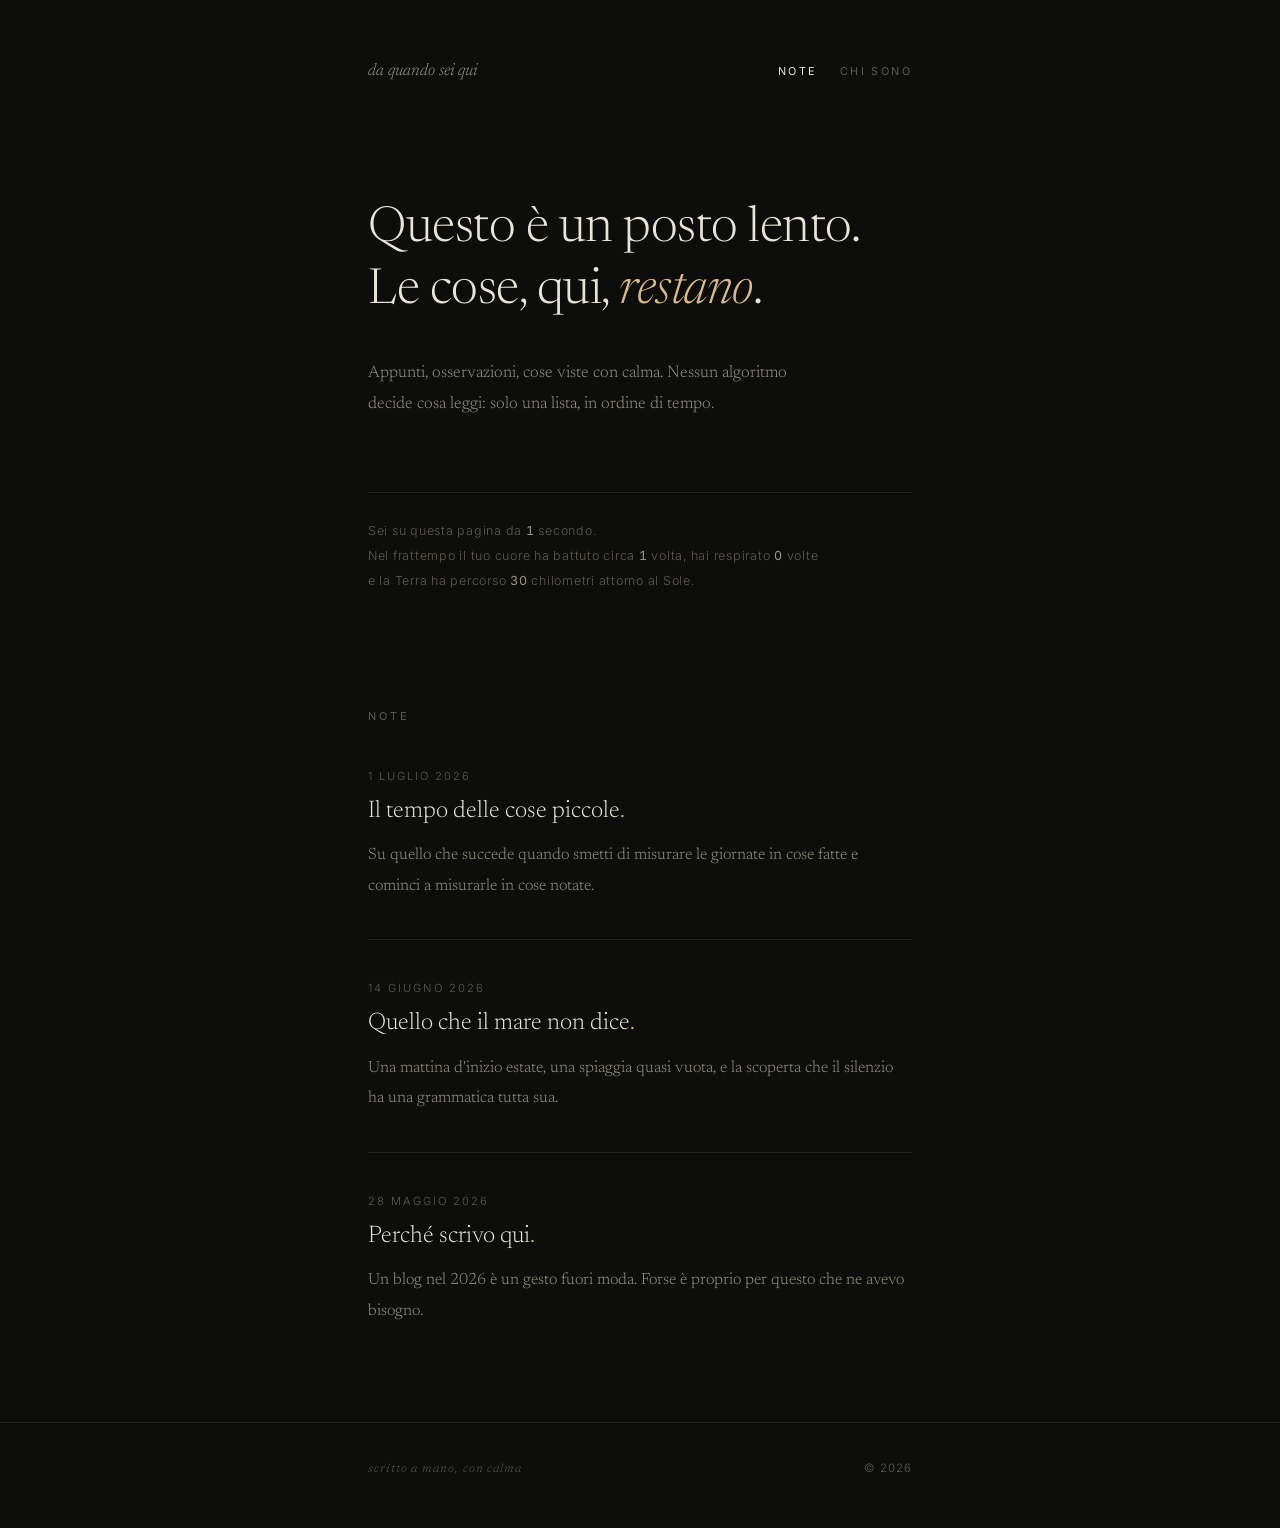
<file: index.html>
<!DOCTYPE html>
<html lang="it">
<head>
  <meta charset="utf-8">
  <meta name="viewport" content="width=device-width, initial-scale=1">
  <title>da quando sei qui — un blog personale</title>
  <meta name="description" content="Un blog personale di note lente: appunti, osservazioni e cose viste con calma.">
  <link rel="preconnect" href="https://fonts.googleapis.com">
  <link rel="preconnect" href="https://fonts.gstatic.com" crossorigin>
  <link href="https://fonts.googleapis.com/css2?family=Inter:wght@400&family=Newsreader:ital,opsz,wght@0,6..72,300;0,6..72,400;1,6..72,300;1,6..72,400&display=swap" rel="stylesheet">
  <link rel="stylesheet" href="css/style.css">
  <link rel="icon" href="data:image/svg+xml,<svg xmlns='http://www.w3.org/2000/svg' viewBox='0 0 16 16'><circle cx='8' cy='8' r='3' fill='%23d9b98c'/></svg>">
</head>
<body>
  <div class="page">

    <header class="site">
      <a class="wordmark" href="index.html">da quando sei qui</a>
      <nav class="site">
        <a href="index.html" aria-current="page">note</a>
        <a href="chi-sono.html">chi sono</a>
      </nav>
    </header>

    <section class="hero">
      <h1 class="appari">Questo è un posto lento.<br>Le cose, qui, <em>restano</em>.</h1>
      <p class="sotto appari">Appunti, osservazioni, cose viste con calma. Nessun algoritmo decide cosa leggi: solo una lista, in ordine di tempo.</p>
      <p class="presenza appari" id="presenza" aria-live="off">Sei appena arrivato.</p>
    </section>

    <section class="indice">
      <h2 class="appari">Note</h2>
      <ol>
        <li class="appari">
          <time datetime="2026-07-01">1 luglio 2026</time>
          <a class="titolo" href="posts/il-tempo-delle-cose-piccole.html">Il tempo delle cose piccole</a>
          <p class="estratto">Su quello che succede quando smetti di misurare le giornate in cose fatte e cominci a misurarle in cose notate.</p>
        </li>
        <li class="appari">
          <time datetime="2026-06-14">14 giugno 2026</time>
          <a class="titolo" href="posts/quello-che-il-mare-non-dice.html">Quello che il mare non dice</a>
          <p class="estratto">Una mattina d'inizio estate, una spiaggia quasi vuota, e la scoperta che il silenzio ha una grammatica tutta sua.</p>
        </li>
        <li class="appari">
          <time datetime="2026-05-28">28 maggio 2026</time>
          <a class="titolo" href="posts/perche-scrivo-qui.html">Perché scrivo qui</a>
          <p class="estratto">Un blog nel 2026 è un gesto fuori moda. Forse è proprio per questo che ne avevo bisogno.</p>
        </li>
      </ol>
    </section>

  </div>

  <footer class="site">
    <div class="page">
      <span><em>scritto a mano, con calma</em></span>
      <span>© 2026</span>
    </div>
  </footer>

  <script src="js/main.js"></script>
</body>
</html>
</file>
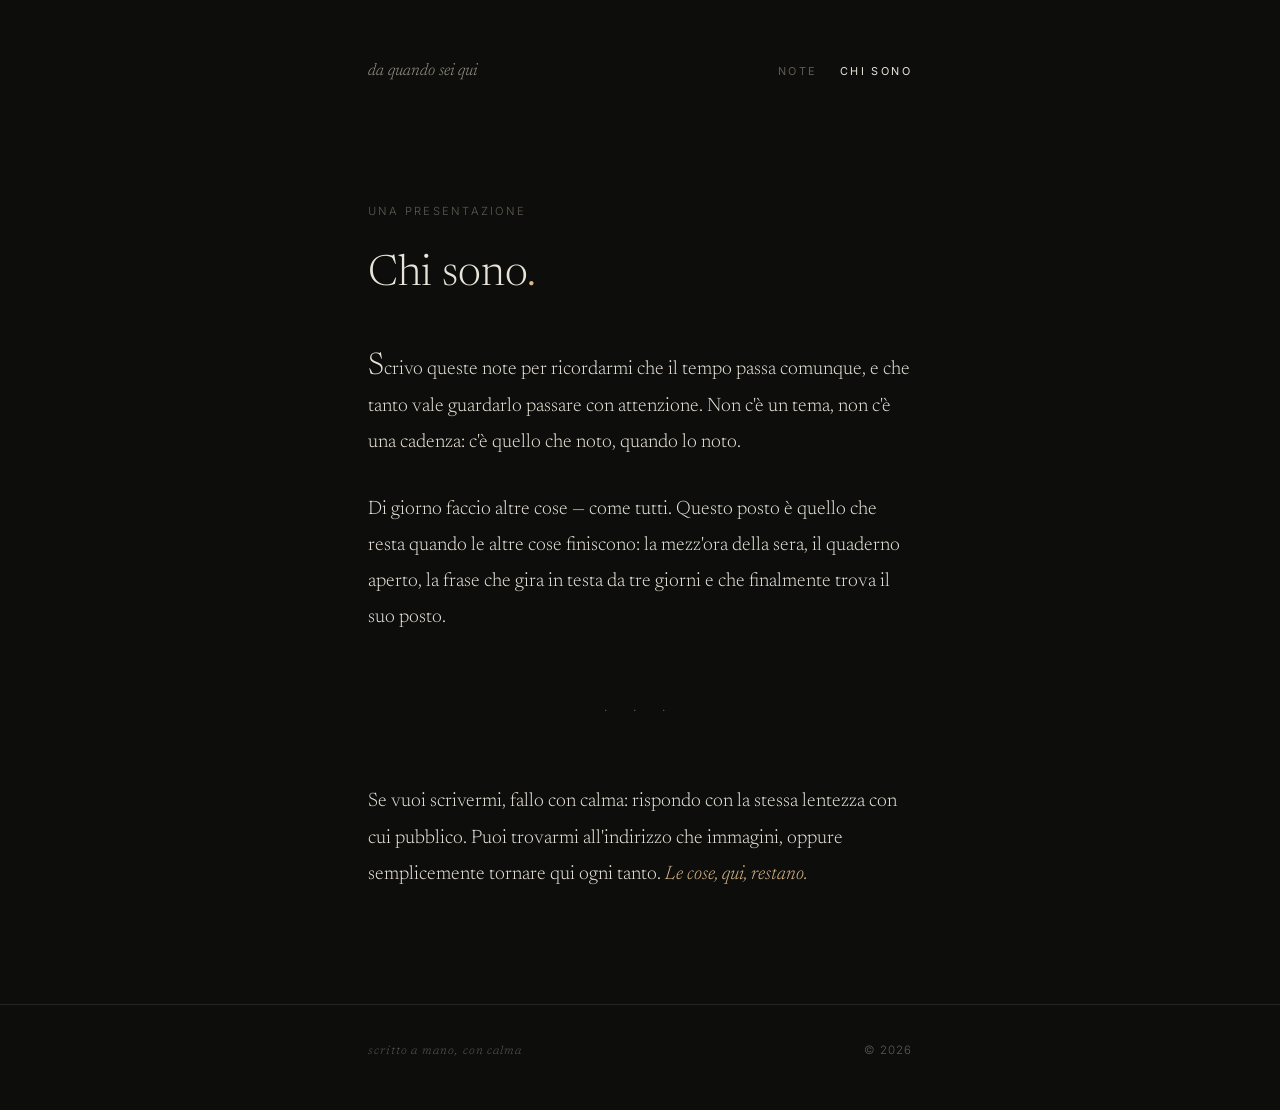
<file: chi-sono.html>
<!DOCTYPE html>
<html lang="it">
<head>
  <meta charset="utf-8">
  <meta name="viewport" content="width=device-width, initial-scale=1">
  <title>chi sono — da quando sei qui</title>
  <meta name="description" content="Chi scrive queste note, e perché.">
  <link rel="preconnect" href="https://fonts.googleapis.com">
  <link rel="preconnect" href="https://fonts.gstatic.com" crossorigin>
  <link href="https://fonts.googleapis.com/css2?family=Inter:wght@400&family=Newsreader:ital,opsz,wght@0,6..72,300;0,6..72,400;1,6..72,300;1,6..72,400&display=swap" rel="stylesheet">
  <link rel="stylesheet" href="css/style.css">
  <link rel="icon" href="data:image/svg+xml,<svg xmlns='http://www.w3.org/2000/svg' viewBox='0 0 16 16'><circle cx='8' cy='8' r='3' fill='%23d9b98c'/></svg>">
</head>
<body>
  <div class="page">

    <header class="site">
      <a class="wordmark" href="index.html">da quando sei qui</a>
      <nav class="site">
        <a href="index.html">note</a>
        <a href="chi-sono.html" aria-current="page">chi sono</a>
      </nav>
    </header>

    <article class="post">
      <p class="meta appari">una presentazione</p>
      <h1 class="appari">Chi sono</h1>

      <p class="capoverso appari">Scrivo queste note per ricordarmi che il tempo passa comunque, e che tanto vale guardarlo passare con attenzione. Non c'è un tema, non c'è una cadenza: c'è quello che noto, quando lo noto.</p>

      <p class="appari">Di giorno faccio altre cose — come tutti. Questo posto è quello che resta quando le altre cose finiscono: la mezz'ora della sera, il quaderno aperto, la frase che gira in testa da tre giorni e che finalmente trova il suo posto.</p>

      <hr class="appari">

      <p class="appari">Se vuoi scrivermi, fallo con calma: rispondo con la stessa lentezza con cui pubblico. Puoi trovarmi all'indirizzo che immagini, oppure semplicemente tornare qui ogni tanto. <em>Le cose, qui, restano.</em></p>
    </article>

  </div>

  <footer class="site">
    <div class="page">
      <span><em>scritto a mano, con calma</em></span>
      <span>© 2026</span>
    </div>
  </footer>

  <script src="js/main.js"></script>
</body>
</html>
</file>
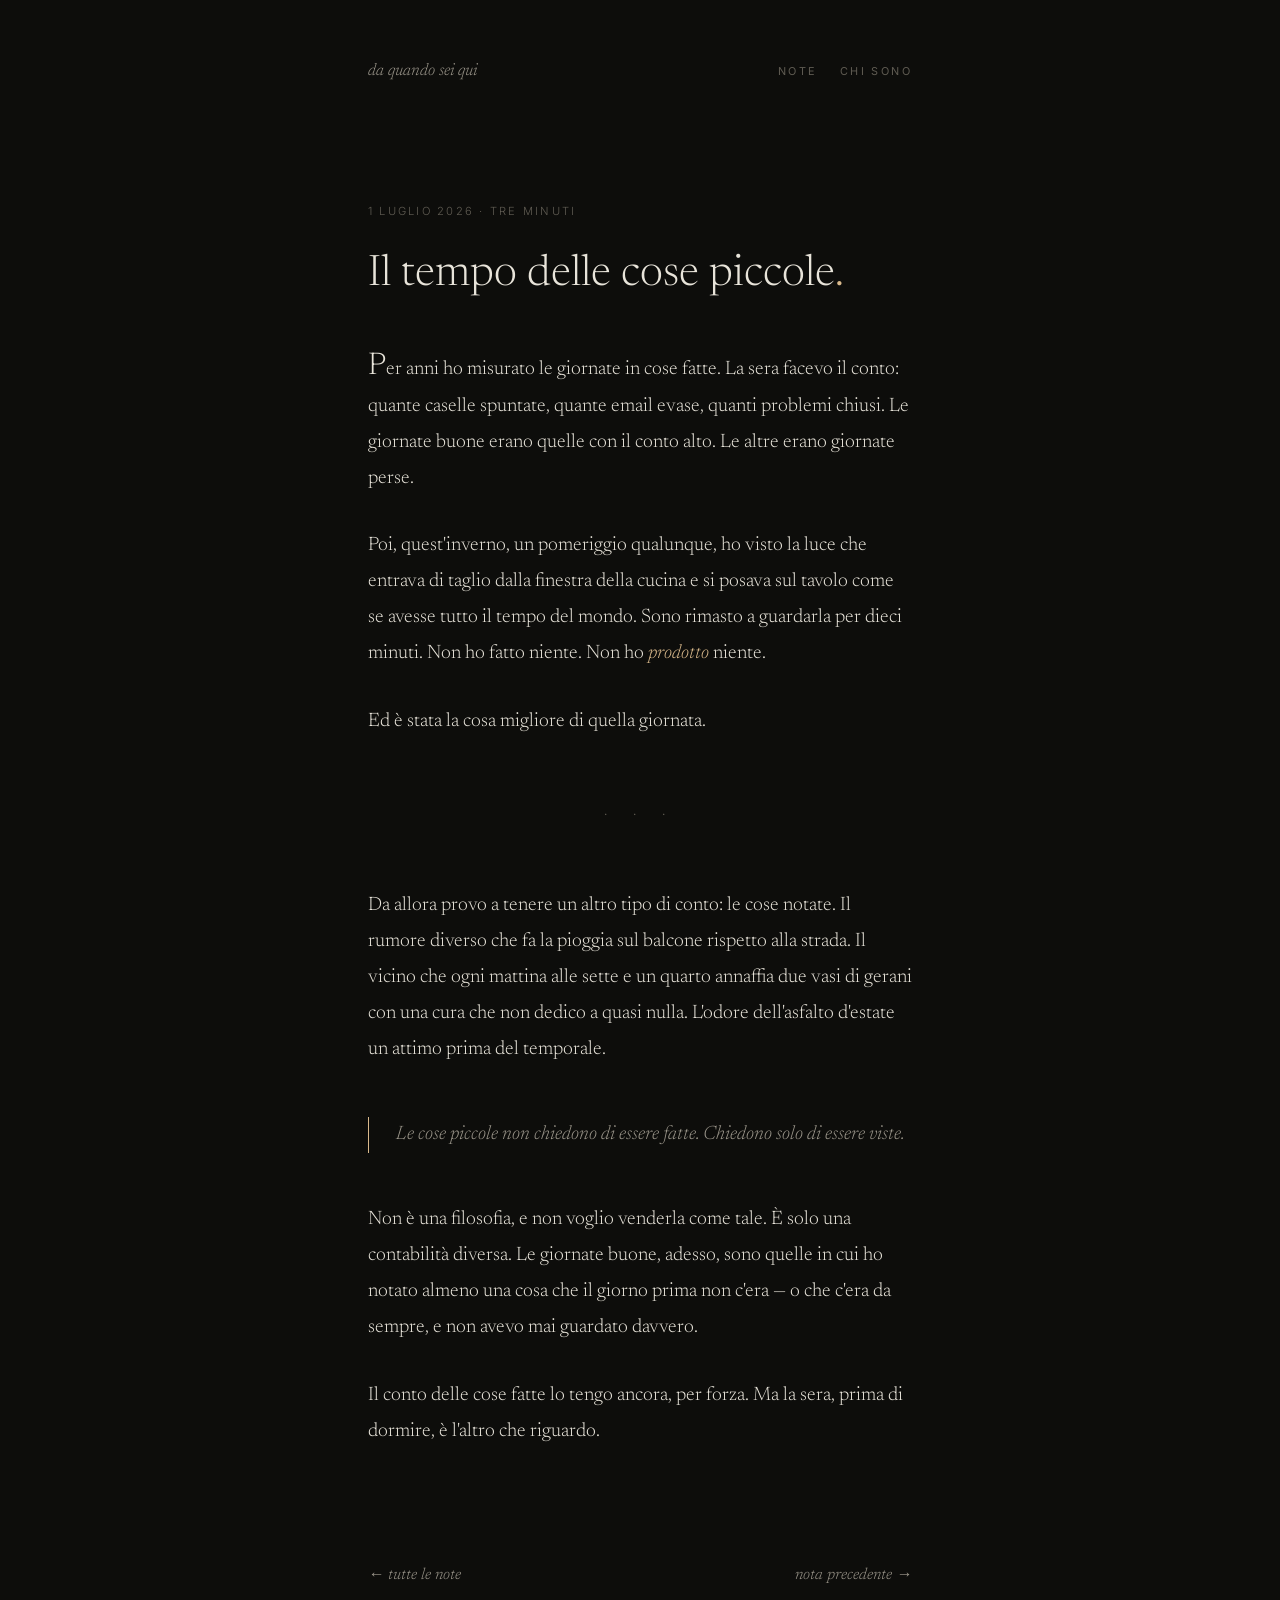
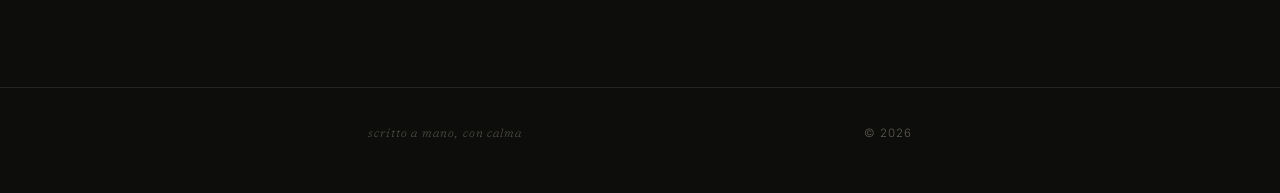
<file: posts/il-tempo-delle-cose-piccole.html>
<!DOCTYPE html>
<html lang="it">
<head>
  <meta charset="utf-8">
  <meta name="viewport" content="width=device-width, initial-scale=1">
  <title>Il tempo delle cose piccole — da quando sei qui</title>
  <meta name="description" content="Su quello che succede quando smetti di misurare le giornate in cose fatte e cominci a misurarle in cose notate.">
  <link rel="preconnect" href="https://fonts.googleapis.com">
  <link rel="preconnect" href="https://fonts.gstatic.com" crossorigin>
  <link href="https://fonts.googleapis.com/css2?family=Inter:wght@400&family=Newsreader:ital,opsz,wght@0,6..72,300;0,6..72,400;1,6..72,300;1,6..72,400&display=swap" rel="stylesheet">
  <link rel="stylesheet" href="../css/style.css">
  <link rel="icon" href="data:image/svg+xml,<svg xmlns='http://www.w3.org/2000/svg' viewBox='0 0 16 16'><circle cx='8' cy='8' r='3' fill='%23d9b98c'/></svg>">
</head>
<body>
  <div class="page">

    <header class="site">
      <a class="wordmark" href="../index.html">da quando sei qui</a>
      <nav class="site">
        <a href="../index.html">note</a>
        <a href="../chi-sono.html">chi sono</a>
      </nav>
    </header>

    <article class="post">
      <p class="meta appari"><time datetime="2026-07-01">1 luglio 2026</time> · tre minuti</p>
      <h1 class="appari">Il tempo delle cose piccole</h1>

      <p class="capoverso appari">Per anni ho misurato le giornate in cose fatte. La sera facevo il conto: quante caselle spuntate, quante email evase, quanti problemi chiusi. Le giornate buone erano quelle con il conto alto. Le altre erano giornate perse.</p>

      <p class="appari">Poi, quest'inverno, un pomeriggio qualunque, ho visto la luce che entrava di taglio dalla finestra della cucina e si posava sul tavolo come se avesse tutto il tempo del mondo. Sono rimasto a guardarla per dieci minuti. Non ho fatto niente. Non ho <em>prodotto</em> niente.</p>

      <p class="appari">Ed è stata la cosa migliore di quella giornata.</p>

      <hr class="appari">

      <p class="appari">Da allora provo a tenere un altro tipo di conto: le cose notate. Il rumore diverso che fa la pioggia sul balcone rispetto alla strada. Il vicino che ogni mattina alle sette e un quarto annaffia due vasi di gerani con una cura che non dedico a quasi nulla. L'odore dell'asfalto d'estate un attimo prima del temporale.</p>

      <blockquote class="appari">Le cose piccole non chiedono di essere fatte. Chiedono solo di essere viste.</blockquote>

      <p class="appari">Non è una filosofia, e non voglio venderla come tale. È solo una contabilità diversa. Le giornate buone, adesso, sono quelle in cui ho notato almeno una cosa che il giorno prima non c'era — o che c'era da sempre, e non avevo mai guardato davvero.</p>

      <p class="appari">Il conto delle cose fatte lo tengo ancora, per forza. Ma la sera, prima di dormire, è l'altro che riguardo.</p>
    </article>

    <nav class="post-nav">
      <a href="../index.html">← tutte le note</a>
      <a href="quello-che-il-mare-non-dice.html">nota precedente →</a>
    </nav>

  </div>

  <footer class="site">
    <div class="page">
      <span><em>scritto a mano, con calma</em></span>
      <span>© 2026</span>
    </div>
  </footer>

  <script src="../js/main.js"></script>
</body>
</html>
</file>
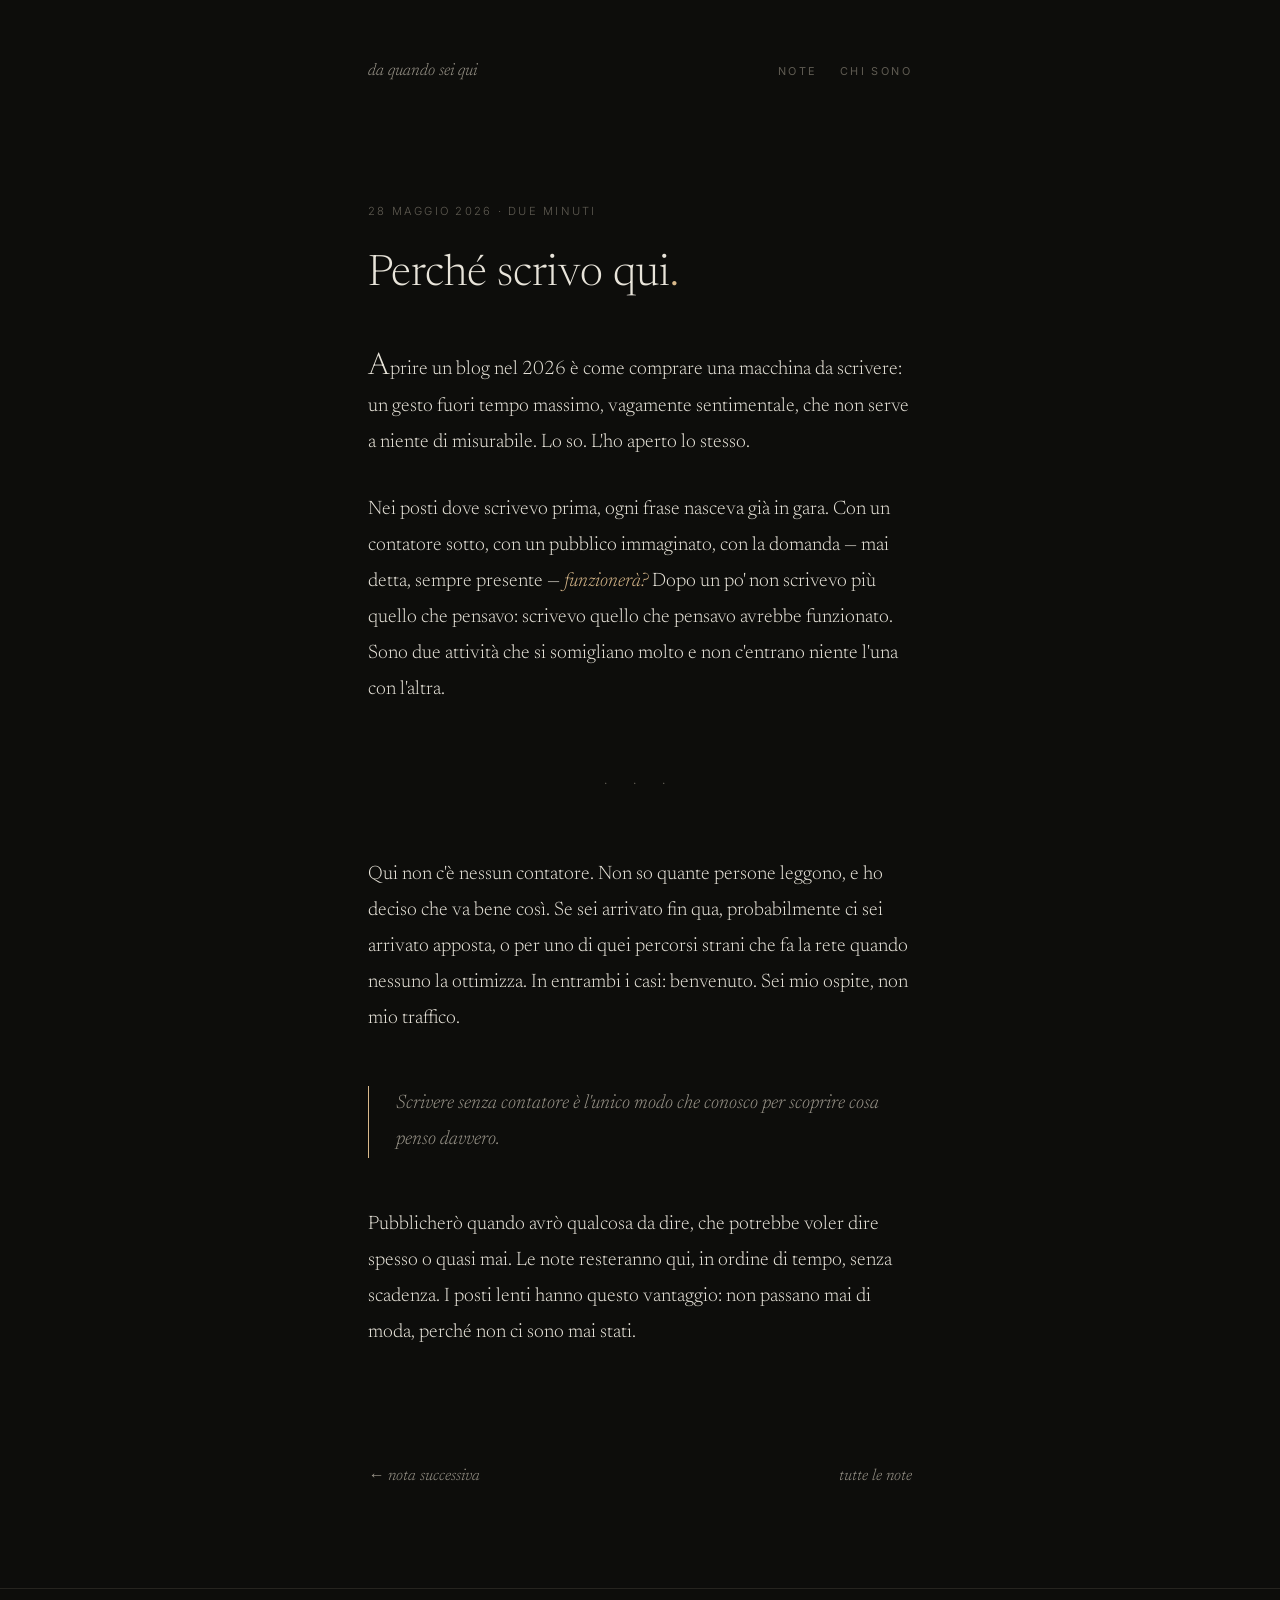
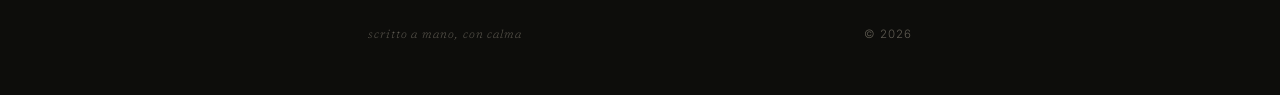
<file: posts/perche-scrivo-qui.html>
<!DOCTYPE html>
<html lang="it">
<head>
  <meta charset="utf-8">
  <meta name="viewport" content="width=device-width, initial-scale=1">
  <title>Perché scrivo qui — da quando sei qui</title>
  <meta name="description" content="Un blog nel 2026 è un gesto fuori moda. Forse è proprio per questo che ne avevo bisogno.">
  <link rel="preconnect" href="https://fonts.googleapis.com">
  <link rel="preconnect" href="https://fonts.gstatic.com" crossorigin>
  <link href="https://fonts.googleapis.com/css2?family=Inter:wght@400&family=Newsreader:ital,opsz,wght@0,6..72,300;0,6..72,400;1,6..72,300;1,6..72,400&display=swap" rel="stylesheet">
  <link rel="stylesheet" href="../css/style.css">
  <link rel="icon" href="data:image/svg+xml,<svg xmlns='http://www.w3.org/2000/svg' viewBox='0 0 16 16'><circle cx='8' cy='8' r='3' fill='%23d9b98c'/></svg>">
</head>
<body>
  <div class="page">

    <header class="site">
      <a class="wordmark" href="../index.html">da quando sei qui</a>
      <nav class="site">
        <a href="../index.html">note</a>
        <a href="../chi-sono.html">chi sono</a>
      </nav>
    </header>

    <article class="post">
      <p class="meta appari"><time datetime="2026-05-28">28 maggio 2026</time> · due minuti</p>
      <h1 class="appari">Perché scrivo qui</h1>

      <p class="capoverso appari">Aprire un blog nel 2026 è come comprare una macchina da scrivere: un gesto fuori tempo massimo, vagamente sentimentale, che non serve a niente di misurabile. Lo so. L'ho aperto lo stesso.</p>

      <p class="appari">Nei posti dove scrivevo prima, ogni frase nasceva già in gara. Con un contatore sotto, con un pubblico immaginato, con la domanda — mai detta, sempre presente — <em>funzionerà?</em> Dopo un po' non scrivevo più quello che pensavo: scrivevo quello che pensavo avrebbe funzionato. Sono due attività che si somigliano molto e non c'entrano niente l'una con l'altra.</p>

      <hr class="appari">

      <p class="appari">Qui non c'è nessun contatore. Non so quante persone leggono, e ho deciso che va bene così. Se sei arrivato fin qua, probabilmente ci sei arrivato apposta, o per uno di quei percorsi strani che fa la rete quando nessuno la ottimizza. In entrambi i casi: benvenuto. Sei mio ospite, non mio traffico.</p>

      <blockquote class="appari">Scrivere senza contatore è l'unico modo che conosco per scoprire cosa penso davvero.</blockquote>

      <p class="appari">Pubblicherò quando avrò qualcosa da dire, che potrebbe voler dire spesso o quasi mai. Le note resteranno qui, in ordine di tempo, senza scadenza. I posti lenti hanno questo vantaggio: non passano mai di moda, perché non ci sono mai stati.</p>
    </article>

    <nav class="post-nav">
      <a href="quello-che-il-mare-non-dice.html">← nota successiva</a>
      <a href="../index.html">tutte le note</a>
    </nav>

  </div>

  <footer class="site">
    <div class="page">
      <span><em>scritto a mano, con calma</em></span>
      <span>© 2026</span>
    </div>
  </footer>

  <script src="../js/main.js"></script>
</body>
</html>
</file>
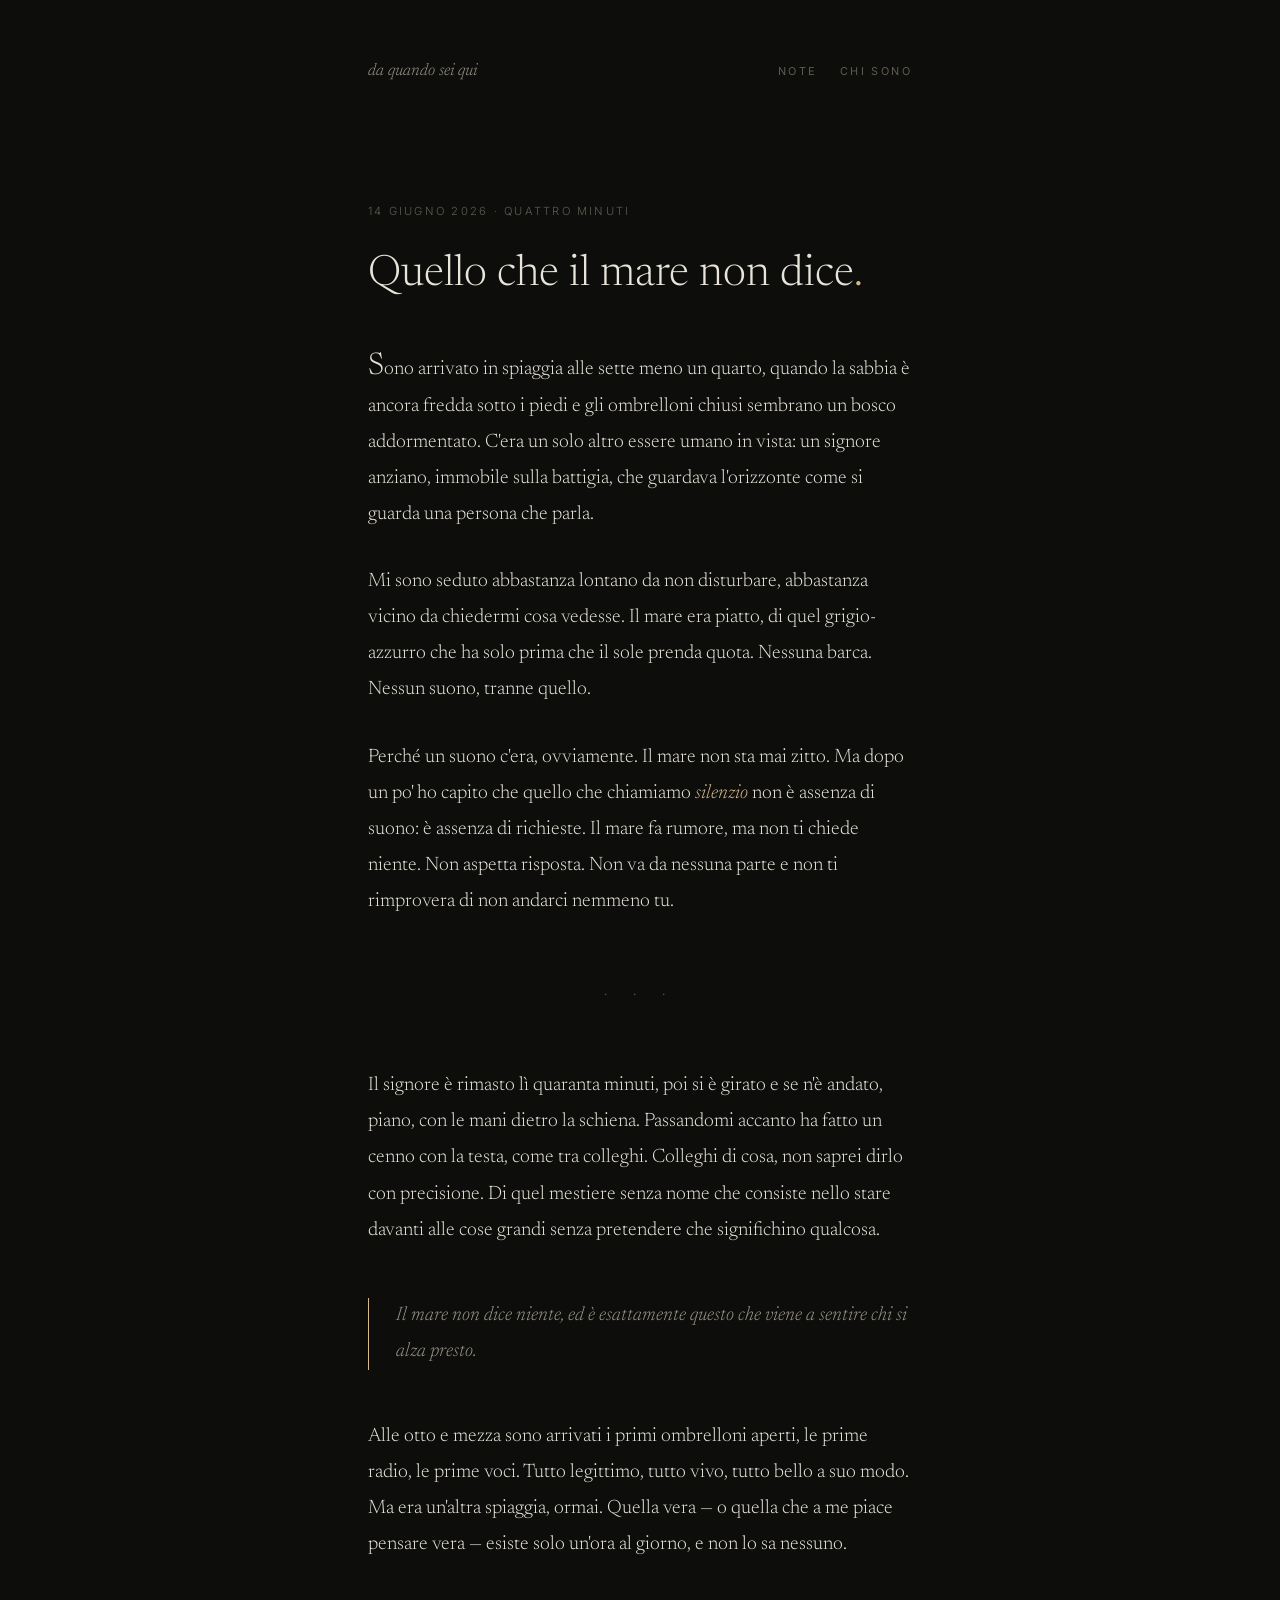
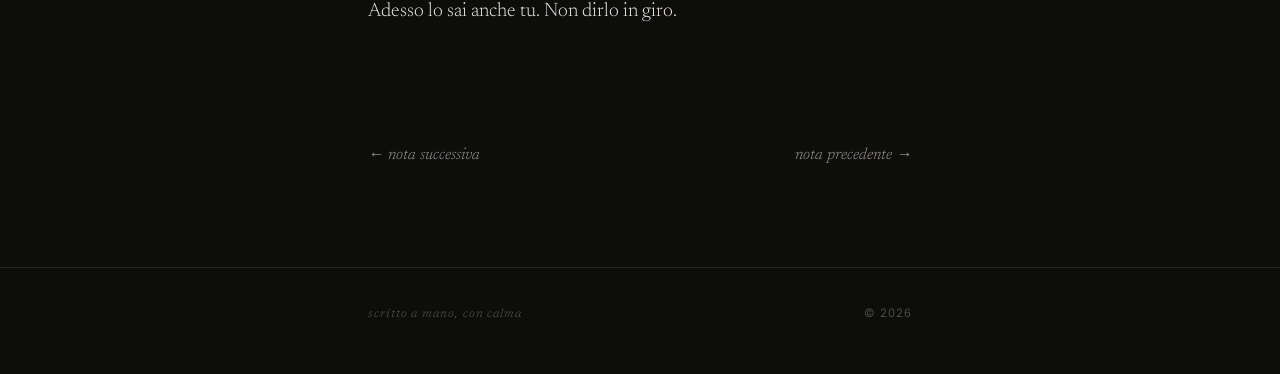
<file: posts/quello-che-il-mare-non-dice.html>
<!DOCTYPE html>
<html lang="it">
<head>
  <meta charset="utf-8">
  <meta name="viewport" content="width=device-width, initial-scale=1">
  <title>Quello che il mare non dice — da quando sei qui</title>
  <meta name="description" content="Una mattina d'inizio estate, una spiaggia quasi vuota, e la scoperta che il silenzio ha una grammatica tutta sua.">
  <link rel="preconnect" href="https://fonts.googleapis.com">
  <link rel="preconnect" href="https://fonts.gstatic.com" crossorigin>
  <link href="https://fonts.googleapis.com/css2?family=Inter:wght@400&family=Newsreader:ital,opsz,wght@0,6..72,300;0,6..72,400;1,6..72,300;1,6..72,400&display=swap" rel="stylesheet">
  <link rel="stylesheet" href="../css/style.css">
  <link rel="icon" href="data:image/svg+xml,<svg xmlns='http://www.w3.org/2000/svg' viewBox='0 0 16 16'><circle cx='8' cy='8' r='3' fill='%23d9b98c'/></svg>">
</head>
<body>
  <div class="page">

    <header class="site">
      <a class="wordmark" href="../index.html">da quando sei qui</a>
      <nav class="site">
        <a href="../index.html">note</a>
        <a href="../chi-sono.html">chi sono</a>
      </nav>
    </header>

    <article class="post">
      <p class="meta appari"><time datetime="2026-06-14">14 giugno 2026</time> · quattro minuti</p>
      <h1 class="appari">Quello che il mare non dice</h1>

      <p class="capoverso appari">Sono arrivato in spiaggia alle sette meno un quarto, quando la sabbia è ancora fredda sotto i piedi e gli ombrelloni chiusi sembrano un bosco addormentato. C'era un solo altro essere umano in vista: un signore anziano, immobile sulla battigia, che guardava l'orizzonte come si guarda una persona che parla.</p>

      <p class="appari">Mi sono seduto abbastanza lontano da non disturbare, abbastanza vicino da chiedermi cosa vedesse. Il mare era piatto, di quel grigio-azzurro che ha solo prima che il sole prenda quota. Nessuna barca. Nessun suono, tranne quello.</p>

      <p class="appari">Perché un suono c'era, ovviamente. Il mare non sta mai zitto. Ma dopo un po' ho capito che quello che chiamiamo <em>silenzio</em> non è assenza di suono: è assenza di richieste. Il mare fa rumore, ma non ti chiede niente. Non aspetta risposta. Non va da nessuna parte e non ti rimprovera di non andarci nemmeno tu.</p>

      <hr class="appari">

      <p class="appari">Il signore è rimasto lì quaranta minuti, poi si è girato e se n'è andato, piano, con le mani dietro la schiena. Passandomi accanto ha fatto un cenno con la testa, come tra colleghi. Colleghi di cosa, non saprei dirlo con precisione. Di quel mestiere senza nome che consiste nello stare davanti alle cose grandi senza pretendere che significhino qualcosa.</p>

      <blockquote class="appari">Il mare non dice niente, ed è esattamente questo che viene a sentire chi si alza presto.</blockquote>

      <p class="appari">Alle otto e mezza sono arrivati i primi ombrelloni aperti, le prime radio, le prime voci. Tutto legittimo, tutto vivo, tutto bello a suo modo. Ma era un'altra spiaggia, ormai. Quella vera — o quella che a me piace pensare vera — esiste solo un'ora al giorno, e non lo sa nessuno.</p>

      <p class="appari">Adesso lo sai anche tu. Non dirlo in giro.</p>
    </article>

    <nav class="post-nav">
      <a href="il-tempo-delle-cose-piccole.html">← nota successiva</a>
      <a href="perche-scrivo-qui.html">nota precedente →</a>
    </nav>

  </div>

  <footer class="site">
    <div class="page">
      <span><em>scritto a mano, con calma</em></span>
      <span>© 2026</span>
    </div>
  </footer>

  <script src="../js/main.js"></script>
</body>
</html>
</file>
<file: css/style.css>
/* ------------------------------------------------------------------
   un blog personale — nello spirito di sinceyouarrived.world
   sfondo quasi nero, serif calda, tanto silenzio attorno alle parole
------------------------------------------------------------------- */

:root {
  --bg: #0d0d0b;
  --ink: #e8e4da;
  --ink-dim: #9a958a;
  --ink-faint: #5f5b52;
  --accent: #d9b98c;
  --rule: #26241f;
  --measure: 34rem;
  --serif: "Newsreader", "Iowan Old Style", Georgia, "Times New Roman", serif;
  --sans: "Inter", -apple-system, "Helvetica Neue", Arial, sans-serif;
}

* { margin: 0; padding: 0; box-sizing: border-box; }

html {
  background: var(--bg);
  scroll-behavior: smooth;
}

body {
  font-family: var(--serif);
  font-size: 1.22rem;
  font-weight: 300;
  line-height: 1.85;
  color: var(--ink);
  background: var(--bg);
  -webkit-font-smoothing: antialiased;
  text-rendering: optimizeLegibility;
  min-height: 100svh;
  display: flex;
  flex-direction: column;
}

::selection { background: var(--accent); color: var(--bg); }

/* --- struttura ---------------------------------------------------- */

.page {
  width: min(var(--measure), calc(100% - 3rem));
  margin: 0 auto;
  flex: 1;
}

/* --- testata ------------------------------------------------------ */

header.site {
  padding: 3.5rem 0 0;
  display: flex;
  justify-content: space-between;
  align-items: baseline;
  gap: 1rem;
}

header.site .wordmark {
  font-family: var(--serif);
  font-style: italic;
  font-size: 1.05rem;
  color: var(--ink-dim);
  text-decoration: none;
  transition: color .4s;
}
header.site .wordmark:hover { color: var(--ink); }

nav.site {
  display: flex;
  gap: 1.4rem;
}
nav.site a {
  font-family: var(--sans);
  font-size: .68rem;
  font-weight: 400;
  letter-spacing: .22em;
  text-transform: uppercase;
  color: var(--ink-faint);
  text-decoration: none;
  transition: color .4s;
}
nav.site a:hover,
nav.site a[aria-current="page"] { color: var(--ink); }

/* --- apertura ----------------------------------------------------- */

.hero {
  padding: 7rem 0 5rem;
}

.hero h1 {
  font-weight: 300;
  font-size: clamp(2.1rem, 6vw, 3.1rem);
  line-height: 1.25;
  letter-spacing: -0.01em;
}

.hero h1 em {
  font-style: italic;
  color: var(--accent);
}

.hero .sotto {
  margin-top: 2.2rem;
  color: var(--ink-dim);
  font-size: 1.05rem;
  max-width: 28rem;
}

/* la riga viva: quanto tempo sei qui */
.presenza {
  margin-top: 4.5rem;
  padding-top: 1.6rem;
  border-top: 1px solid var(--rule);
  font-family: var(--sans);
  font-size: .78rem;
  letter-spacing: .06em;
  color: var(--ink-faint);
  font-variant-numeric: tabular-nums;
  line-height: 2;
}
.presenza strong {
  color: var(--ink-dim);
  font-weight: 400;
}

/* --- indice dei post ---------------------------------------------- */

.indice {
  padding: 2rem 0 6rem;
}

.indice > h2 {
  font-family: var(--sans);
  font-size: .68rem;
  font-weight: 400;
  letter-spacing: .28em;
  text-transform: uppercase;
  color: var(--ink-faint);
  margin-bottom: 2.5rem;
}

.indice ol {
  list-style: none;
}

.indice li + li {
  margin-top: 2.4rem;
  padding-top: 2.4rem;
  border-top: 1px solid var(--rule);
}

.indice time {
  display: block;
  font-family: var(--sans);
  font-size: .7rem;
  letter-spacing: .18em;
  text-transform: uppercase;
  color: var(--ink-faint);
  margin-bottom: .5rem;
}

.indice a.titolo {
  font-size: 1.5rem;
  line-height: 1.4;
  color: var(--ink);
  text-decoration: none;
  transition: color .4s;
}
.indice a.titolo:hover { color: var(--accent); }
.indice a.titolo::after { content: "."; color: var(--accent); }

.indice p.estratto {
  margin-top: .6rem;
  color: var(--ink-dim);
  font-size: 1.02rem;
}

/* --- pagina del post ---------------------------------------------- */

article.post { padding: 6rem 0 5rem; }

article.post .meta {
  font-family: var(--sans);
  font-size: .7rem;
  letter-spacing: .2em;
  text-transform: uppercase;
  color: var(--ink-faint);
  margin-bottom: 1.6rem;
}

article.post h1 {
  font-weight: 300;
  font-size: clamp(1.9rem, 5.5vw, 2.7rem);
  line-height: 1.3;
  margin-bottom: 3rem;
}
article.post h1::after { content: "."; color: var(--accent); }

article.post p { margin: 1.6em 0; }

article.post p.capoverso::first-letter {
  font-size: 1.6em;
  line-height: 1;
}

article.post em { color: var(--accent); font-style: italic; }

article.post hr {
  border: 0;
  margin: 3.5rem auto;
  text-align: center;
  height: auto;
}
article.post hr::after {
  content: "· · ·";
  color: var(--ink-faint);
  letter-spacing: .8em;
  font-size: .9rem;
}

article.post blockquote {
  margin: 2.5em 0;
  padding-left: 1.4em;
  border-left: 1px solid var(--accent);
  font-style: italic;
  color: var(--ink-dim);
}

.post-nav {
  padding: 0 0 6rem;
  display: flex;
  justify-content: space-between;
  gap: 2rem;
  font-size: 1rem;
}
.post-nav a {
  color: var(--ink-dim);
  text-decoration: none;
  font-style: italic;
  transition: color .4s;
}
.post-nav a:hover { color: var(--ink); }

/* --- piè di pagina ------------------------------------------------ */

footer.site {
  border-top: 1px solid var(--rule);
  padding: 2.2rem 0 3rem;
  font-family: var(--sans);
  font-size: .72rem;
  letter-spacing: .08em;
  color: var(--ink-faint);
  display: flex;
  justify-content: space-between;
  gap: 1rem;
  flex-wrap: wrap;
}
footer.site .page { flex: none; width: min(var(--measure), calc(100% - 3rem)); display: flex; justify-content: space-between; gap: 1rem; flex-wrap: wrap; }
footer.site em { font-family: var(--serif); font-style: italic; }

/* --- apparizione lenta -------------------------------------------- */

.appari {
  opacity: 0;
  transform: translateY(14px);
  transition: opacity 1.4s ease, transform 1.4s ease;
}
.appari.visto {
  opacity: 1;
  transform: none;
}

@media (prefers-reduced-motion: reduce) {
  .appari { opacity: 1; transform: none; transition: none; }
  html { scroll-behavior: auto; }
}

@media (max-width: 480px) {
  body { font-size: 1.08rem; }
  .hero { padding: 5rem 0 4rem; }
}
</file>
